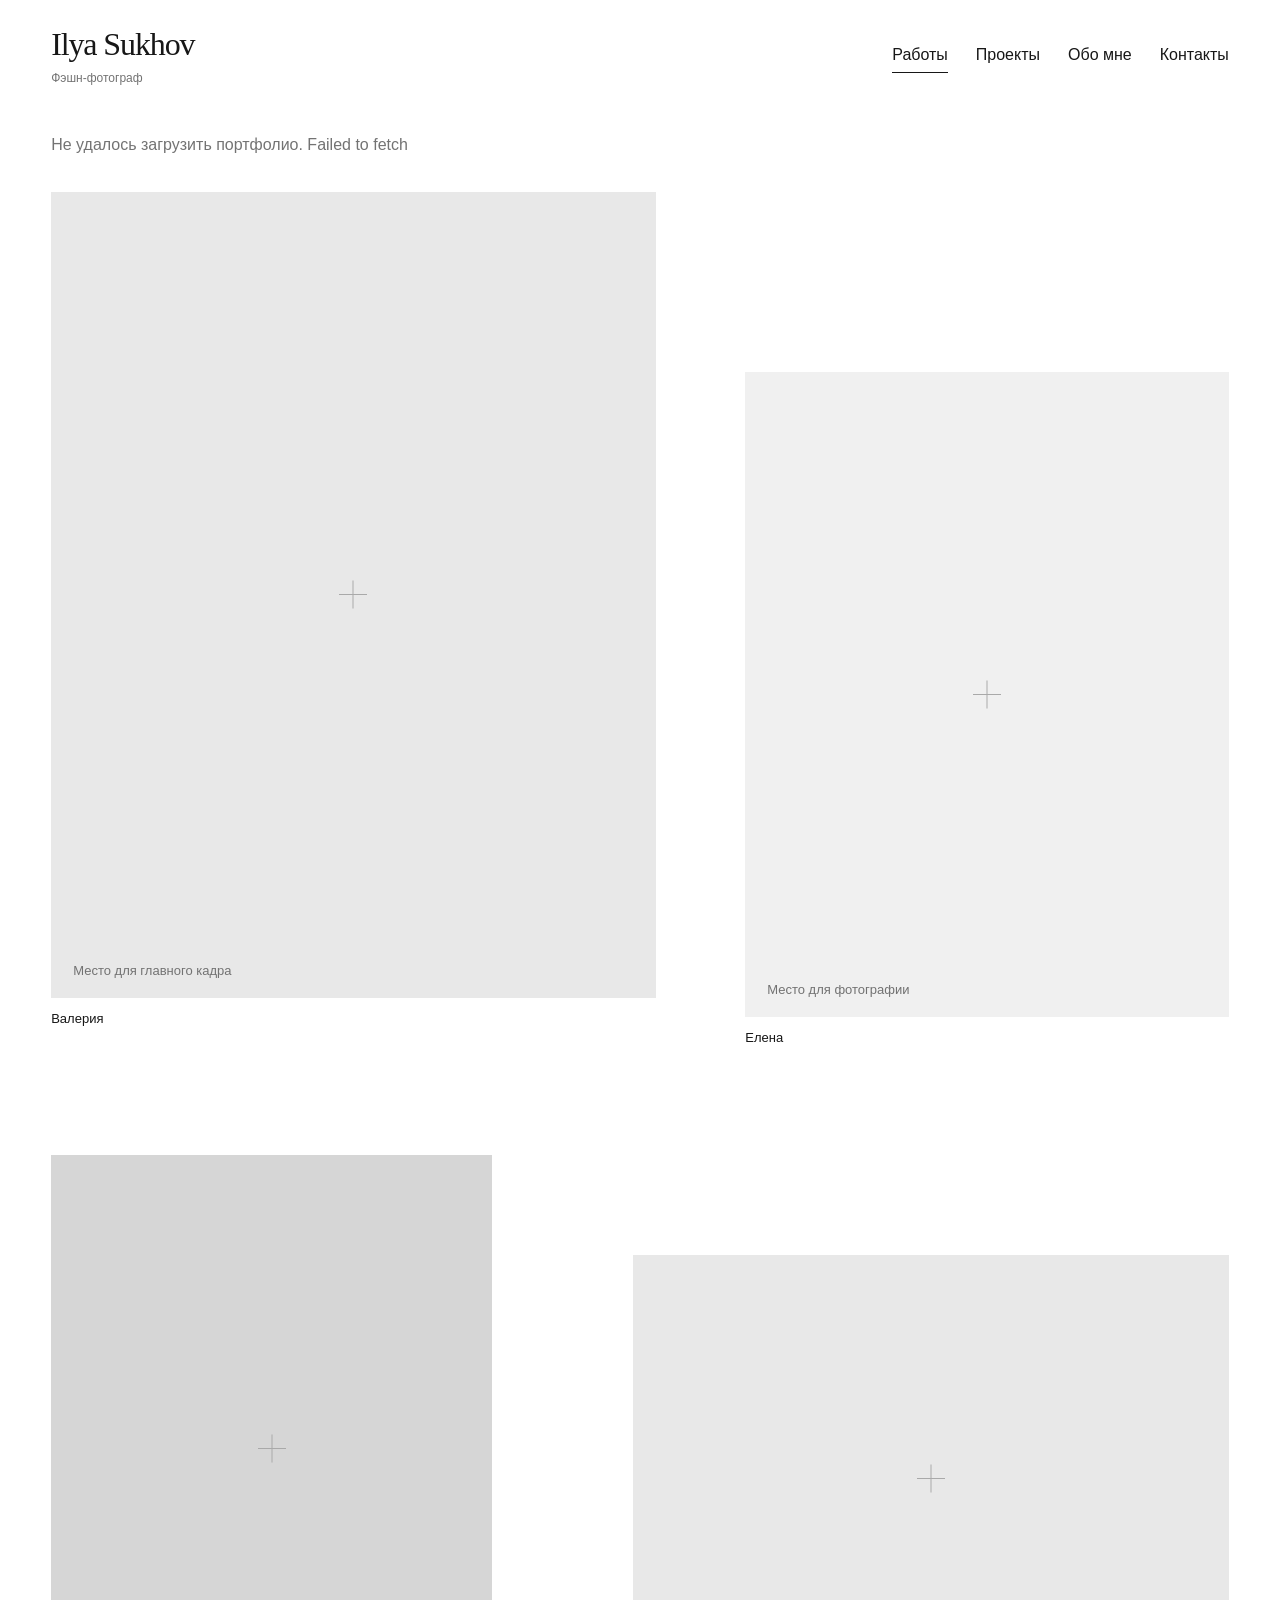
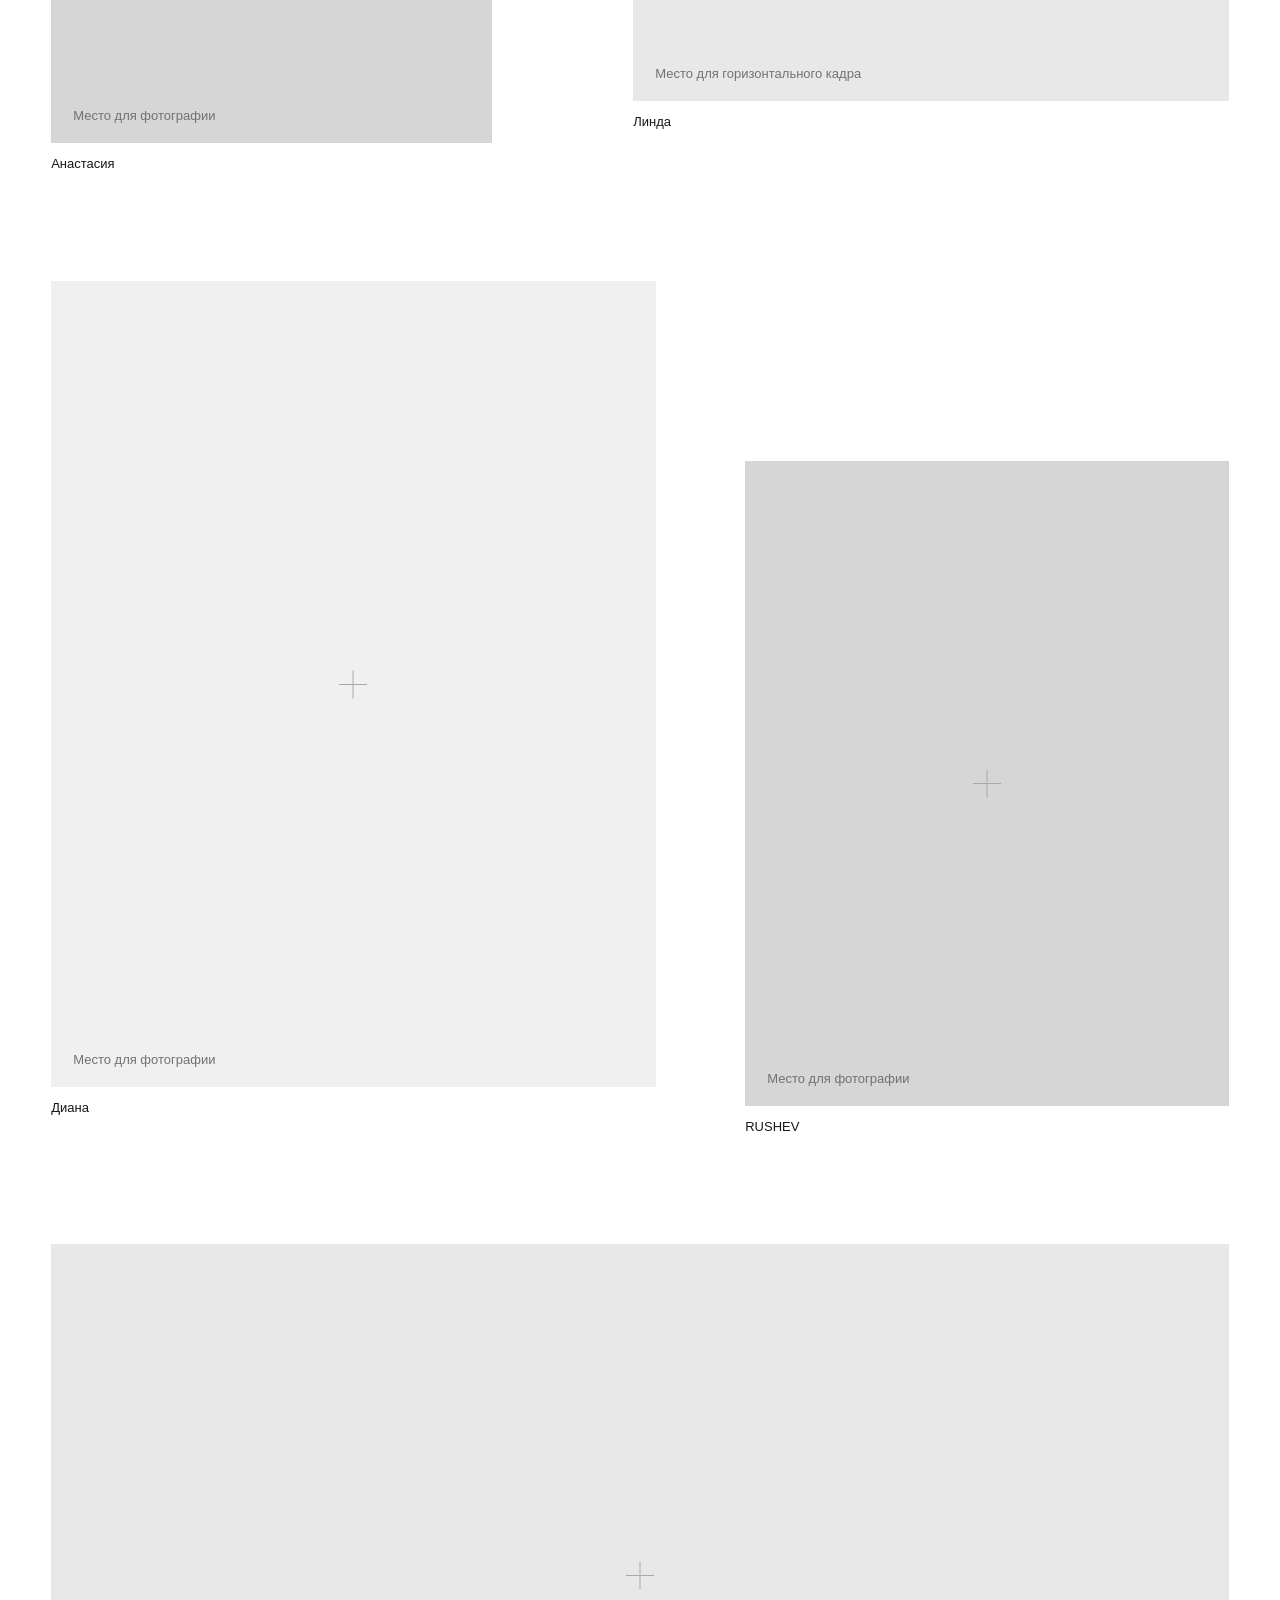
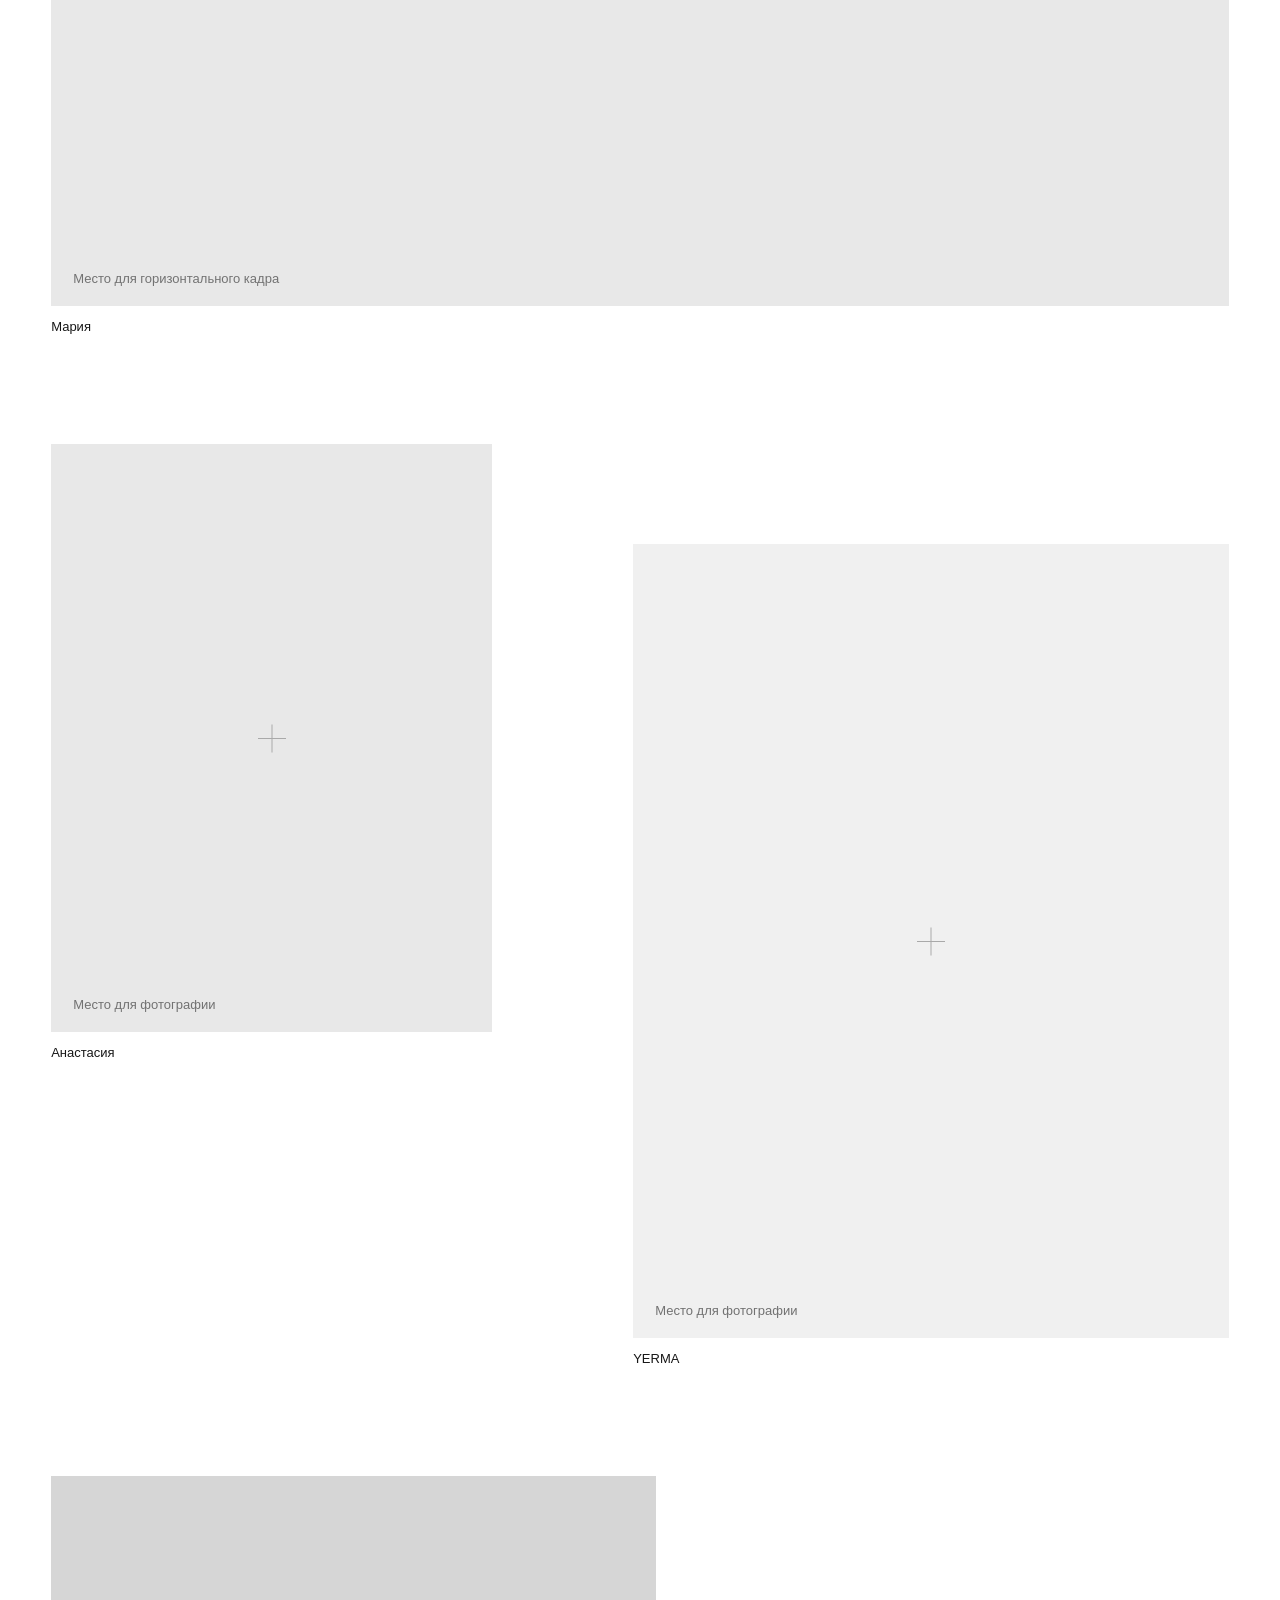
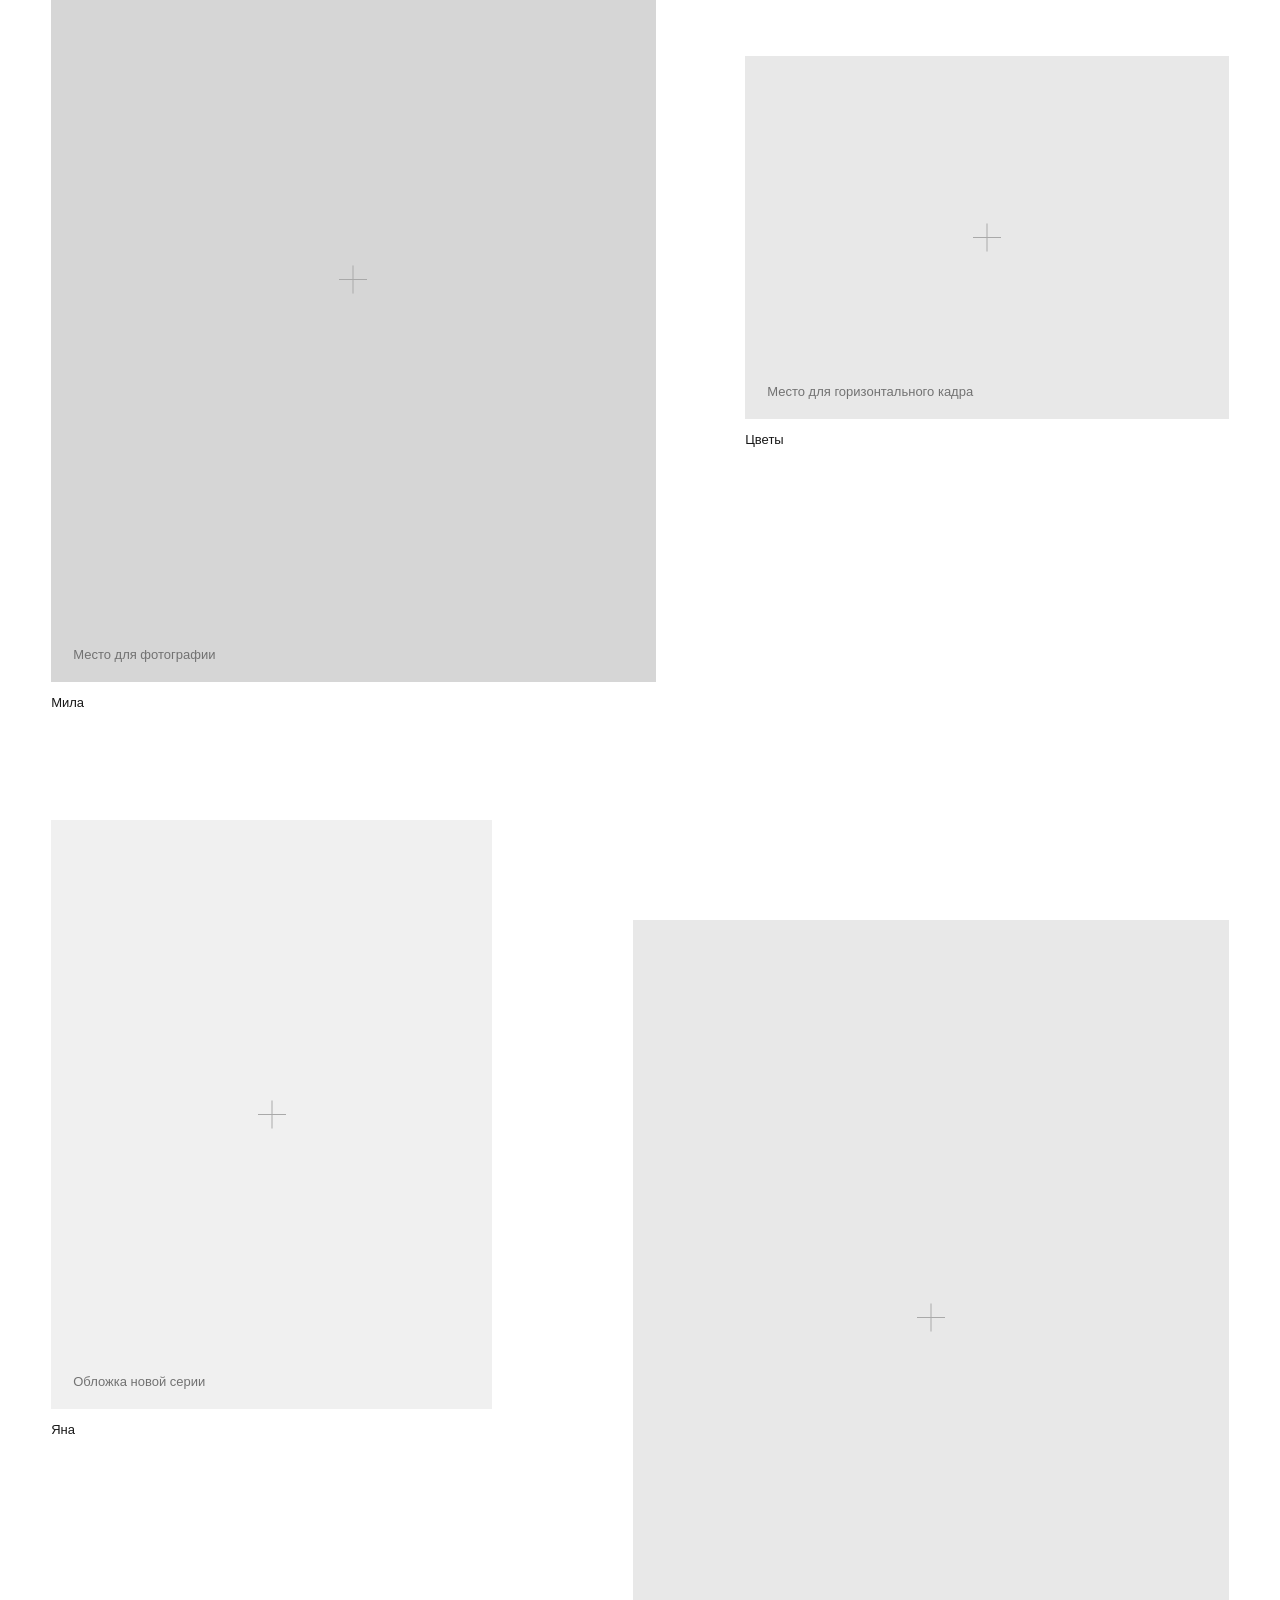
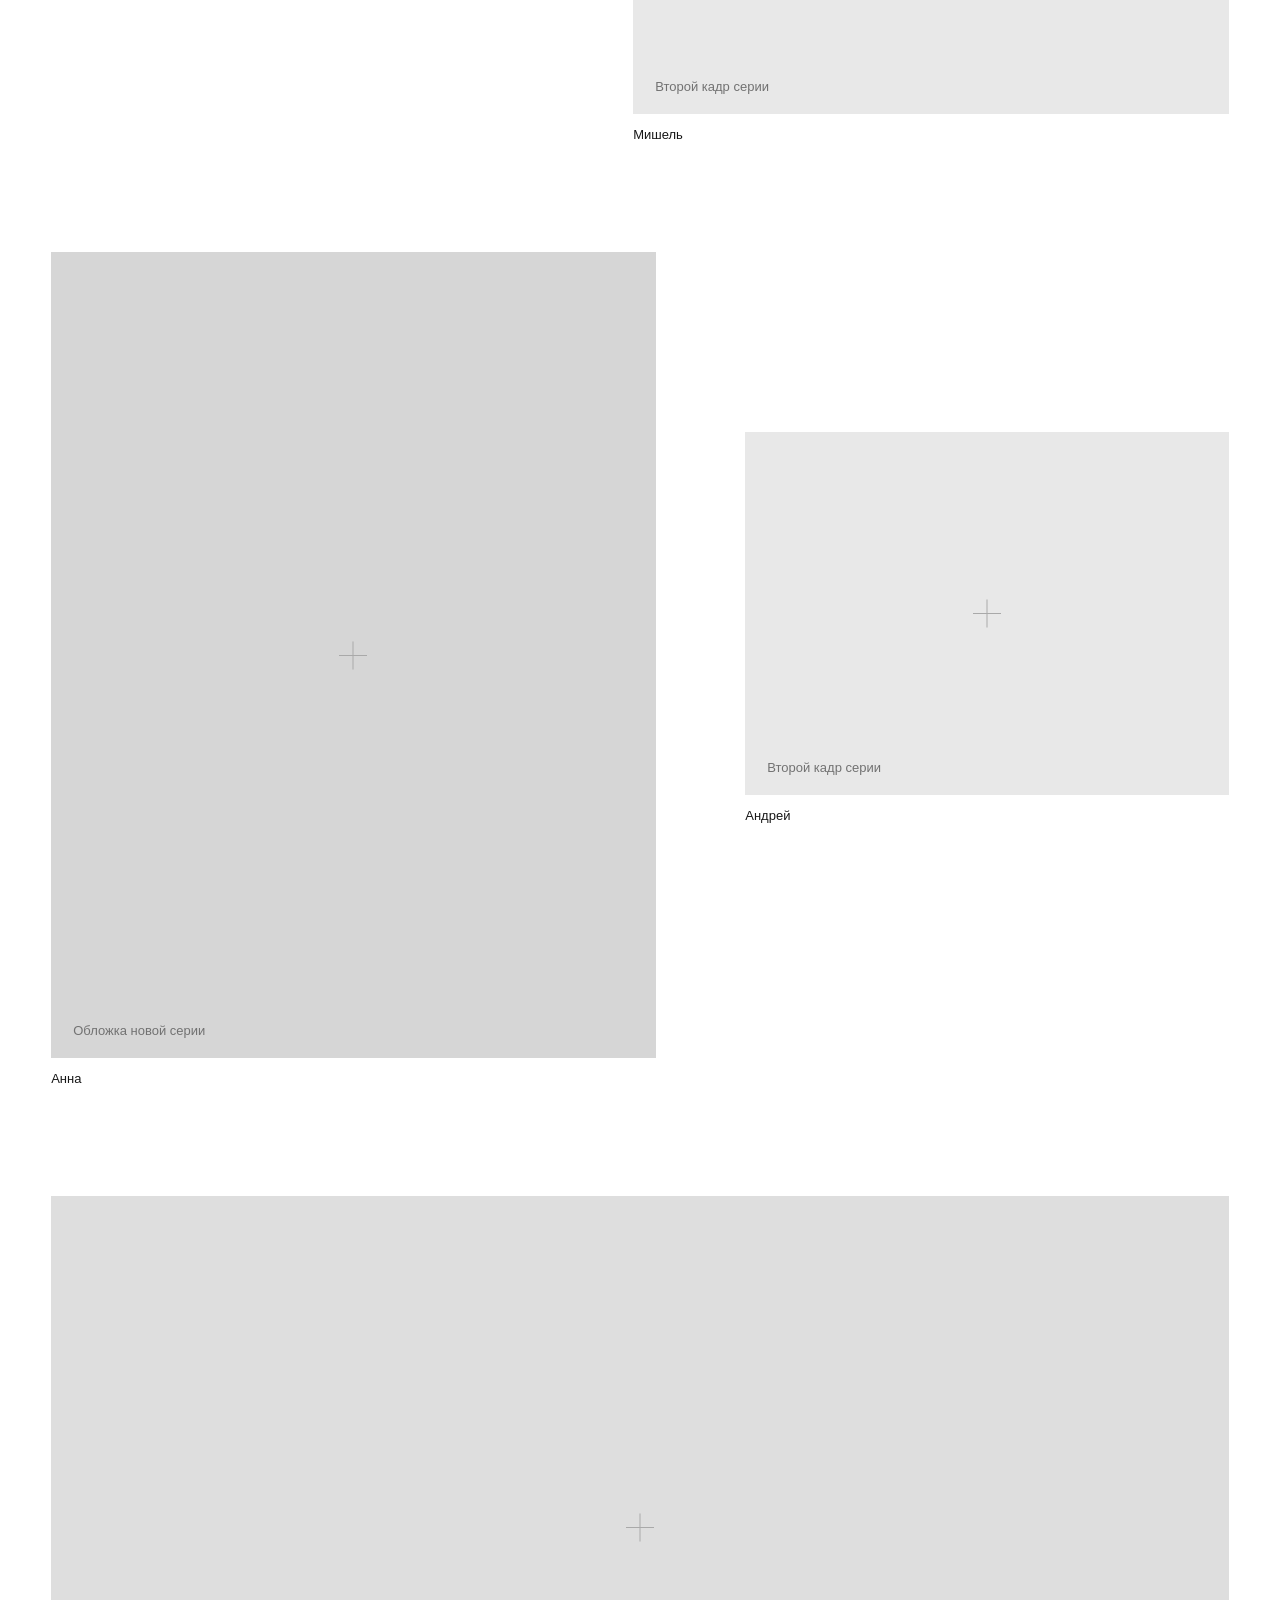
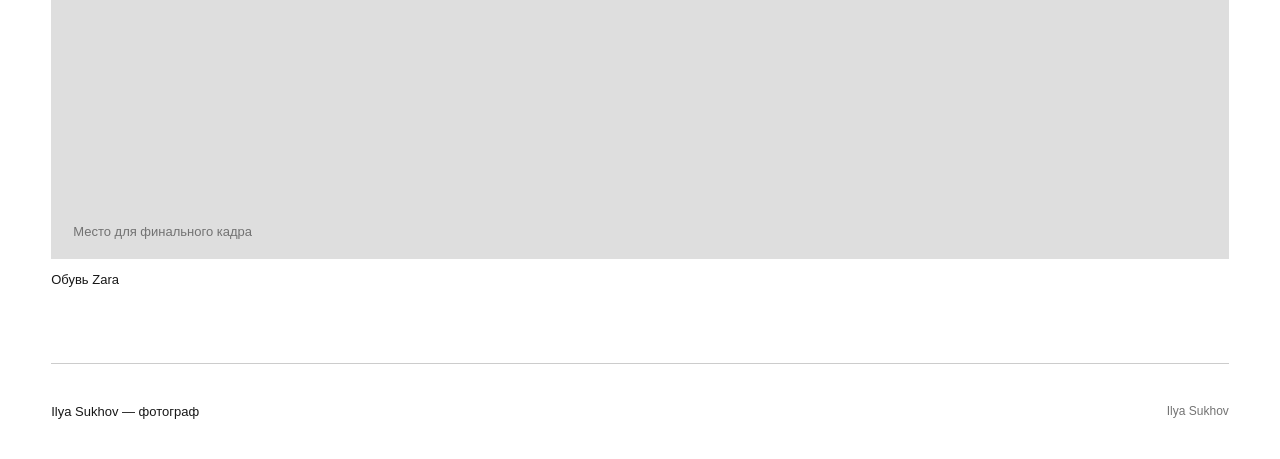
<file: index.html>
<!doctype html>
<html lang="ru">
<head>
<meta charset="utf-8"><meta name="viewport" content="width=device-width,initial-scale=1">
<title>Ilya Sukhov — фотограф</title>
<style>
*{box-sizing:border-box}body{margin:0;background:#fff;color:#171717;font-family:Arial,sans-serif}a{color:inherit}button{font:inherit;color:inherit}header{padding:26px 4vw;display:flex;justify-content:space-between;align-items:center}header a{text-decoration:none}nav{display:flex;gap:28px}nav button{border:0;background:none;padding:8px 0;cursor:pointer;border-bottom:1px solid transparent}nav button[aria-selected=true]{border-color:#171717}.masthead{margin:36px 4vw 56px;display:flex;align-items:end;justify-content:space-between}.masthead h1{font-family:Georgia,serif;font-weight:400;font-size:clamp(100px,20vw,310px);line-height:.8;letter-spacing:-.075em;margin:0}.masthead h1.signature{font-size:clamp(66px,10vw,152px);line-height:.86;letter-spacing:-.065em}.signature span{display:block}.signature span+span{margin-top:12px;margin-left:9vw}.signature i{font-family:Arial,sans-serif;font-size:.46em;font-style:normal;font-weight:400;vertical-align:middle;margin-right:.2em}.masthead p{font-size:15px;line-height:1.6;margin:0;max-width:230px}.gallery{margin:0 4vw}.spread{display:grid;grid-template-columns:1.25fr 1fr;gap:7vw;align-items:start;margin-bottom:110px}.spread figure:nth-child(2){margin-top:180px}.spread.reverse{grid-template-columns:1fr 1.35fr;gap:11vw}.spread.reverse figure:nth-child(2){margin-top:100px}figure{margin:0}.placeholder{background:#e8e8e8;aspect-ratio:3/4;position:relative;display:flex;align-items:center;justify-content:center;color:#727272;font-size:13px}.placeholder.wide{aspect-ratio:4/3}.placeholder.dark{background:#d6d6d6}.placeholder.light{background:#f0f0f0}.placeholder:before,.placeholder:after{content:'';position:absolute;width:28px;height:1px;background:#a9a9a9}.placeholder:after{transform:rotate(90deg)}.placeholder span{position:absolute;bottom:20px;left:22px}.caption{display:flex;justify-content:space-between;gap:20px;font-size:13px;margin-top:13px}.caption small{font-size:12px;color:#737373}.section-title{font-family:Georgia,serif;font-size:clamp(44px,7vw,100px);font-weight:400;letter-spacing:-.04em;margin:40px 4vw 60px}.intro{display:grid;grid-template-columns:1fr 1fr;gap:7vw;margin:130px 4vw;align-items:start}.intro h2{font-family:Georgia,serif;font-size:64px;font-weight:400;letter-spacing:-.04em;margin:0}.intro p{max-width:490px;line-height:1.7;font-size:18px;margin:0}footer{margin:0 4vw;padding:40px 0;display:flex;justify-content:space-between;border-top:1px solid #ccc;font-size:13px}.note{color:#737373;font-size:12px}.contact{margin:70px 4vw 130px;max-width:650px;line-height:1.7}button:focus-visible,a:focus-visible{outline:2px solid #171717;outline-offset:6px}[hidden]{display:none!important}@media(max-width:650px){header{align-items:start;gap:25px}nav{gap:16px;flex-wrap:wrap;justify-content:end;font-size:13px}.masthead{margin-top:55px;display:block}.masthead p{margin-top:32px}.spread,.spread.reverse{grid-template-columns:1fr;gap:45px;margin-bottom:45px}.spread figure:nth-child(2),.spread.reverse figure:nth-child(2){margin-top:0}.intro{grid-template-columns:1fr;margin:80px 4vw;gap:25px}.intro h2{font-size:48px}footer{gap:25px}.caption{font-size:12px}}
.brand{display:flex;flex-direction:column;gap:8px}.brand span{font-family:Georgia,serif;font-size:32px;letter-spacing:-.035em}.brand small{font-size:12px;font-weight:400;color:#737373}#works>.gallery{margin-top:38px}.sr-only{position:absolute;width:1px;height:1px;padding:0;margin:-1px;overflow:hidden;clip-path:inset(50%);white-space:nowrap;border:0}@media(max-width:650px){.brand span{font-size:25px;white-space:nowrap}.brand small{font-size:11px}#works>.gallery{margin-top:24px}}
.closing-spread{margin:0 4vw 76px}.closing-image{aspect-ratio:16/9;background:#dedede}.closing-signature{font-family:Georgia,serif;font-size:22px;letter-spacing:-.035em;text-align:right;margin-top:20px}@media(max-width:650px){.closing-image{aspect-ratio:4/3}.closing-spread{margin-bottom:48px}.closing-signature{font-size:20px}}
.full-spread{margin-bottom:110px}.full-spread .placeholder{aspect-ratio:16/9}@media(max-width:650px){.full-spread{margin-bottom:45px}.full-spread .placeholder{aspect-ratio:4/3}}
.contact-intro{margin-bottom:40px}.contact-links{display:flex;flex-direction:column}.contact-links a{display:flex;justify-content:space-between;gap:24px;padding:22px 0;border-bottom:1px solid #ddd;text-decoration:none}.contact-links a span{font-size:13px;color:#737373}.contact-links a strong{font-size:clamp(16px,2.2vw,25px);font-weight:400;overflow-wrap:anywhere}.contact-links a:hover strong{text-decoration:underline;text-underline-offset:5px}@media(max-width:480px){.contact-links a{flex-direction:column;gap:7px}}
.contact-editorial{display:grid;grid-template-columns:minmax(0,1fr) minmax(0,1fr);gap:10vw;align-items:center;margin:45px 8vw 90px}.contact-portrait{max-width:520px;width:100%}.contact-portrait .placeholder{aspect-ratio:3/4}.contact-details{max-width:420px;padding-bottom:25px}.contact-details h2{font-family:Georgia,serif;font-size:clamp(30px,3.5vw,48px);font-weight:400;letter-spacing:-.04em;margin:0 0 10px}.contact-role{font-size:13px;color:#737373;margin:0 0 48px}.contact-details .contact-links{gap:24px}.contact-details .contact-links a{display:flex;flex-direction:column;align-items:flex-start;gap:7px;padding:0;border:0}.contact-details .contact-links a strong{font-size:clamp(17px,1.7vw,23px)}@media(max-width:650px){.contact-editorial{grid-template-columns:1fr;gap:38px;margin:25px 4vw 65px}.contact-portrait{max-width:400px}.contact-details{padding:0}.contact-role{margin-bottom:32px}}
.about-story{display:grid;grid-template-columns:1fr 1.5fr;gap:55px 8vw;margin:0 8vw 100px}.about-story h2{font-family:Georgia,serif;font-size:28px;font-weight:400;margin:4px 0}.about-story p{font-size:16px;line-height:1.8;max-width:600px;margin:0 0 20px}.about-contact{text-underline-offset:5px}@media(max-width:650px){.about-story{grid-template-columns:1fr;gap:16px;margin:0 4vw 65px}.about-story>div{margin-bottom:24px}}
#about .intro>.placeholder{aspect-ratio:1/1}
.cloud-cover{display:block;border:0;padding:0;background:#e8e8e8;width:100%;cursor:zoom-in;aspect-ratio:3/4;overflow:hidden}.cloud-cover img{display:block;width:100%;height:100%;object-fit:cover}.cloud-cover:focus-visible{outline:2px solid black;outline-offset:5px}
.cloud-wide{margin-bottom:110px}.cloud-wide .cloud-cover{aspect-ratio:16/9}@media(max-width:650px){.cloud-wide{margin-bottom:45px}.cloud-wide .cloud-cover{aspect-ratio:4/3}}
/* Keep each uploaded cover in its original proportions. */
.cloud-cover,.cloud-wide .cloud-cover{aspect-ratio:auto;min-height:0;background:transparent;overflow:visible}
.cloud-cover img{width:100%;height:auto;object-fit:contain}
@media(max-width:650px){.cloud-wide .cloud-cover{aspect-ratio:auto}}
.cloud-cover{position:relative}.cloud-cover img.hover-photo{position:absolute;inset:0;width:100%;height:100%;object-fit:cover;opacity:0;pointer-events:none;transition:opacity .4s ease}.cloud-cover.show-hover-photo img.hover-photo{opacity:1}.cloud-cover.image-pending img.hover-photo{opacity:0}@media(prefers-reduced-motion:reduce){.cloud-cover img.hover-photo{transition:none}}
.cloud-wide{max-width:1050px;width:76%;margin-left:auto;margin-right:auto}.cloud-wide .cloud-cover img{height:auto;object-fit:contain}.cloud-cover.landscape-photo{max-width:1050px;margin-inline:auto}.story-frame.landscape-photo{max-width:1050px;justify-self:center}.photo-viewer img{max-width:1800px;display:block;margin-inline:auto}@media(max-width:650px){.cloud-wide{width:100%}}
</style>
<link rel="stylesheet" href="ordered-images.css?v=10"></head>
<body>
<header><a href="#" aria-label="Ilya Sukhov — главная" id="home" class="brand"><span>Ilya Sukhov</span><small>Фэшн-фотограф</small></a><nav aria-label="Основная навигация"><button aria-selected="true" data-view="works">Работы</button><button aria-selected="false" data-view="projects">Проекты</button><button aria-selected="false" data-view="about">Обо мне</button><button aria-selected="false" data-view="contact">Контакты</button></nav></header>
<main>
<section id="works" class="view"><h1 class="sr-only">Ilya Sukhov — фэшн-фотограф</h1><div class="gallery">
<div class="spread"><figure><div class="placeholder" data-photo-key="0"><span>Место для главного кадра</span></div><figcaption class="caption"><span>Валерия</span></figcaption></figure><figure><div class="placeholder light" data-photo-key="1"><span>Место для фотографии</span></div><figcaption class="caption"><span>Елена</span></figcaption></figure></div>
<div class="spread reverse"><figure><div class="placeholder dark" data-photo-key="2"><span>Место для фотографии</span></div><figcaption class="caption"><span>Анастасия</span></figcaption></figure><figure><div class="placeholder wide" data-photo-key="3"><span>Место для горизонтального кадра</span></div><figcaption class="caption"><span>Линда</span></figcaption></figure></div></div><div class="gallery expanded-gallery">
<div class="spread"><figure><div class="placeholder light" data-photo-key="extra-1"><span>Место для фотографии</span></div><figcaption class="caption"><span>Диана</span></figcaption></figure><figure><div class="placeholder dark" data-photo-key="extra-2"><span>Место для фотографии</span></div><figcaption class="caption"><span>RUSHEV</span></figcaption></figure></div>
<figure class="full-spread"><div class="placeholder wide" data-photo-key="extra-3"><span>Место для горизонтального кадра</span></div><figcaption class="caption"><span>Мария</span></figcaption></figure>
<div class="spread reverse"><figure><div class="placeholder" data-photo-key="extra-4"><span>Место для фотографии</span></div><figcaption class="caption"><span>Анастасия</span></figcaption></figure><figure><div class="placeholder light" data-photo-key="extra-5"><span>Место для фотографии</span></div><figcaption class="caption"><span>YERMA</span></figcaption></figure></div>
<div class="spread"><figure><div class="placeholder dark" data-photo-key="extra-6"><span>Место для фотографии</span></div><figcaption class="caption"><span>Мила</span></figcaption></figure><figure><div class="placeholder wide" data-photo-key="extra-7"><span>Место для горизонтального кадра</span></div><figcaption class="caption"><span>Цветы</span></figcaption></figure></div>
</div><div class="gallery additional-series">
<section class="spread reverse" aria-label="Дополнительная серия 1"><figure><div class="placeholder light" data-photo-key="series-extra-1-cover"><span>Обложка новой серии</span></div><figcaption class="caption"><span>Яна</span></figcaption></figure><figure><div class="placeholder" data-photo-key="series-extra-1-detail"><span>Второй кадр серии</span></div><figcaption class="caption"><span>Мишель</span></figcaption></figure></section>
<section class="spread" aria-label="Дополнительная серия 2"><figure><div class="placeholder dark" data-photo-key="series-extra-2-cover"><span>Обложка новой серии</span></div><figcaption class="caption"><span>Анна</span></figcaption></figure><figure><div class="placeholder wide" data-photo-key="series-extra-2-detail"><span>Второй кадр серии</span></div><figcaption class="caption"><span>Андрей</span></figcaption></figure></section>
</div><figure class="closing-spread"><div class="placeholder closing-image" data-photo-key="4"><span>Место для финального кадра</span></div><figcaption class="caption"><span>Обувь Zara</span></figcaption></figure></section>
<section id="projects" class="view" hidden><h1 class="section-title">Проекты</h1><div class="gallery"><div class="spread"><figure><div class="placeholder wide" data-photo-key="5"><span>Место для коммерческой съёмки</span></div><figcaption class="caption"><span>Съёмки для бизнеса</span><small>Будущий кейс</small></figcaption></figure><figure><div class="placeholder light" data-photo-key="6"><span>Место для предметной фотографии</span></div><figcaption class="caption"><span>Предметная съёмка</span><small>Будущий кейс</small></figcaption></figure></div></div></section>
<section id="about" class="view" hidden><h1 class="sr-only">Обо мне</h1><div class="intro"><div class="placeholder" data-photo-key="7"><span>Место для портрета</span></div><div><h2>Ilya Sukhov</h2><p class="note" style="margin:18px 0 30px">Фотограф · Москва</p><p>В фотографии мне интересно, как идея становится образом: через человека, одежду, свет и взгляд каждого участника команды.</p></div></div><div class="about-story">
<h2>Начало</h2><div><p>После переезда в Москву я устроился администратором фотостудии. Меня увлекла атмосфера съёмок: то, как команда собирает образ и превращает замысел в кадр. Захотелось попробовать самому.</p><p>Сначала я снимал на телефон, затем купил первую камеру Fujifilm. Основным направлением стала фэшн-фотография — за свободу воображения и возможность создавать вместе с другими людьми.</p></div>
<h2>Взгляд</h2><div><p>Мне близка светлая картинка с большим количеством воздуха, где внимание остаётся на модели. Люблю контраст, сдержанную палитру и плёночный цвет. Стремлюсь к ясному образу, в котором детали поддерживают друг друга.</p><p>Особенно люблю момент, когда модель появляется в собранном образе. Референсы и обсуждения становятся чем-то реальным — и можно искать свет, движение и настроение, которые раскроют эту историю.</p></div>
<h2>Процесс</h2><div><p>Начинаю с референсов, поиска модели и локации. Концепцию, подбор команды, свет, обработку и ретушь я брал на себя. Работа со всем процессом научила видеть, как каждое решение влияет на результат.</p><p>Со светом люблю импровизировать на площадке, оставляя место для находок во время съёмки.</p></div>
<h2>Мишель</h2><div><p>Особое место в моих работах занимают съёмки с подругой и музой Мишель. С ней легко работать, а фотографии получаются особенно близкими мне.</p><p>Часто мы снимали вдвоём: сами собирали образы из своих вещей и готовились к съёмке. В этих историях для меня много доверия и свободы пробовать.</p></div>
<h2>Сотрудничество</h2><div><p>Я занимался фотографией около двух лет. В последний год у меня был перерыв в творческих съёмках, при этом я продолжал выполнять коммерческие проекты для бизнеса за пределами фэшн.</p><p>Мне интересны фэшн-съёмки, тесты моделей, кампании брендов и предметная фотография. Рассматриваю проектное сотрудничество, работу в команде и штатные предложения. Живу в Москве, готов обсуждать выезды для интересных проектов.</p><a href="#contact" class="about-contact">Контакты</a></div></div></section>

<section id="contact" class="view" hidden><h1 class="sr-only">Контакты Ilya Sukhov</h1><div class="contact-editorial"><figure class="contact-portrait"><div class="placeholder light" data-photo-key="contact-portrait"><span>Место для портрета или авторского кадра</span></div></figure><div class="contact-details"><h2>Ilya Sukhov</h2><p class="contact-role">Фэшн-фотограф</p><div class="contact-links"><a href="mailto:suxowilya5@gmail.com"><span>Почта</span><strong>suxowilya5@gmail.com</strong></a><a href="https://www.instagram.com/ilyashv_/" target="_blank" rel="noopener noreferrer"><span>Instagram</span><strong>@ilyashv_</strong></a><a href="https://t.me/wintheos" target="_blank" rel="noopener noreferrer"><span>Telegram</span><strong>@wintheos</strong></a></div></div></div></section>
</main><footer><span>Ilya Sukhov — фотограф</span><span class="note">Ilya Sukhov</span></footer>
<script>
function show(view){document.querySelectorAll('.view').forEach(s=>s.hidden=s.id!==view);document.querySelectorAll('[data-view]').forEach(b=>b.setAttribute('aria-selected',String(b.dataset.view===view)));window.scrollTo(0,0)}document.querySelectorAll('[data-view]').forEach(b=>b.addEventListener('click',()=>show(b.dataset.view)));document.querySelector('.about-contact').addEventListener('click',e=>{e.preventDefault();show('contact')});document.querySelector('#home').addEventListener('click',e=>{e.preventDefault();show('works')});
</script>
<style>
.editor-bar{margin:10px 4vw 20px;display:flex;align-items:center;gap:16px;flex-wrap:wrap;font-size:13px}.editor-bar button,.slot-tools button{background:white;border:1px solid #aaa;padding:8px 12px;cursor:pointer}.editor-status{color:#737373}.placeholder img{width:100%;height:100%;object-fit:cover;position:absolute;inset:0}.placeholder.has-photo:before,.placeholder.has-photo:after,.placeholder.has-photo>span{display:none}.editing .placeholder{cursor:pointer;outline:1px dashed #888;outline-offset:-1px}.editing .placeholder:focus-visible{outline:3px solid black}.slot-tools{display:none;position:absolute;top:10px;right:10px;z-index:2;gap:5px}.editing .slot-tools{display:flex}.slot-tools button{font-size:12px;padding:7px 9px}.placeholder.drag-over{outline:3px solid black;outline-offset:-3px}.editor-help{max-width:600px;line-height:1.5}.placeholder img{pointer-events:none}
</style>


<style>
.series-dialog{border:0;padding:0;width:100vw;max-width:none;height:100dvh;max-height:none;background:#fff;color:#171717}.series-dialog::backdrop{background:#fff}.series-top{display:flex;justify-content:space-between;align-items:center;gap:15px;padding:20px 4vw}.series-dialog button{background:#fff;border:1px solid #bbb;padding:10px 16px;cursor:pointer}.series-stage{height:calc(100dvh - 155px);display:flex;align-items:center;justify-content:center;padding:12px 7vw}.series-stage img{width:100%;height:100%;object-fit:contain}.series-bottom{display:flex;justify-content:center;align-items:center;gap:24px;padding:15px}.series-empty{color:#737373;text-align:center;line-height:1.7}.series-admin{display:flex;gap:8px}.series-admin[hidden]{display:none}.series-open{cursor:zoom-in}.series-open:focus-visible{outline:2px solid black;outline-offset:5px}@media(max-width:650px){.series-top{flex-wrap:wrap}.series-stage{height:calc(100dvh - 220px)}.series-dialog button{padding:9px 12px}}
</style>
<dialog class="series-dialog" aria-label="Галерея серии"><div class="series-top"><span class="series-name">Серия</span><div class="series-admin" hidden><button type="button" class="series-upload">Добавить фото</button><button type="button" class="series-remove">Убрать кадр</button></div><button type="button" class="series-close">Закрыть</button></div><div class="series-stage"></div><div class="series-bottom"><button class="series-prev" aria-label="Предыдущая фотография">Назад</button><span class="series-count" aria-live="polite"></span><button class="series-next" aria-label="Следующая фотография">Вперёд</button></div></dialog>


<style>
.series-dialog{overflow-y:auto}.series-top{position:sticky;top:0;z-index:5;background:rgba(255,255,255,.96);padding:22px 4vw}.series-name{font-family:Georgia,serif;font-size:24px}.series-dialog .series-close{border:0;text-decoration:underline;text-underline-offset:5px}.series-stage{height:auto;display:grid;grid-template-columns:1fr 1fr;gap:80px 5vw;align-items:start;padding:35px 10vw 100px}.story-frame{margin:0;min-width:0}.story-frame:nth-child(3n+1){grid-column:1/-1;width:82%;justify-self:center}.series-stage img{display:block;width:100%;height:auto;object-fit:contain;cursor:zoom-in}.story-frame>button{margin-top:12px}.story-placeholder{aspect-ratio:3/4;background:#e8e8e8;display:grid;place-items:center;color:#737373;font-size:13px}.story-frame:nth-child(3n+1) .story-placeholder{aspect-ratio:4/3}.series-bottom{padding:0 0 40px;color:#737373;font-size:12px}.series-prev,.series-next{display:none}.photo-viewer{border:0;max-width:none;max-height:none;width:100vw;height:100dvh;padding:60px 4vw 20px;background:white}.photo-viewer img{width:100%;height:100%;object-fit:contain}.photo-viewer button{position:absolute;right:4vw;top:20px;background:white;border:0;font:inherit;cursor:pointer}@media(max-width:650px){.series-stage{height:auto;padding:20px 4vw 60px;gap:35px 4vw}.story-frame:nth-child(3n+1){width:100%}.series-top{padding:18px 4vw}.series-name{font-size:21px}}
</style><style>
/* Hover is an overlay and must never participate in layout. */
.cloud-cover,.cloud-wide .cloud-cover{overflow:hidden;isolation:isolate}
.cloud-cover>img.hover-photo,.cloud-wide .cloud-cover>img.hover-photo{position:absolute;inset:0;display:block;width:100%;height:100%;max-width:100%;max-height:100%;object-fit:contain;background:#fff;pointer-events:none;z-index:1}
</style><script src="ordered-images.js?v=10"></script><script src="supabase-client.js?v=20261112-hoverready12"></script><script src="public-gallery.js?v=20261112-hoverready12"></script></body></html>
</file>
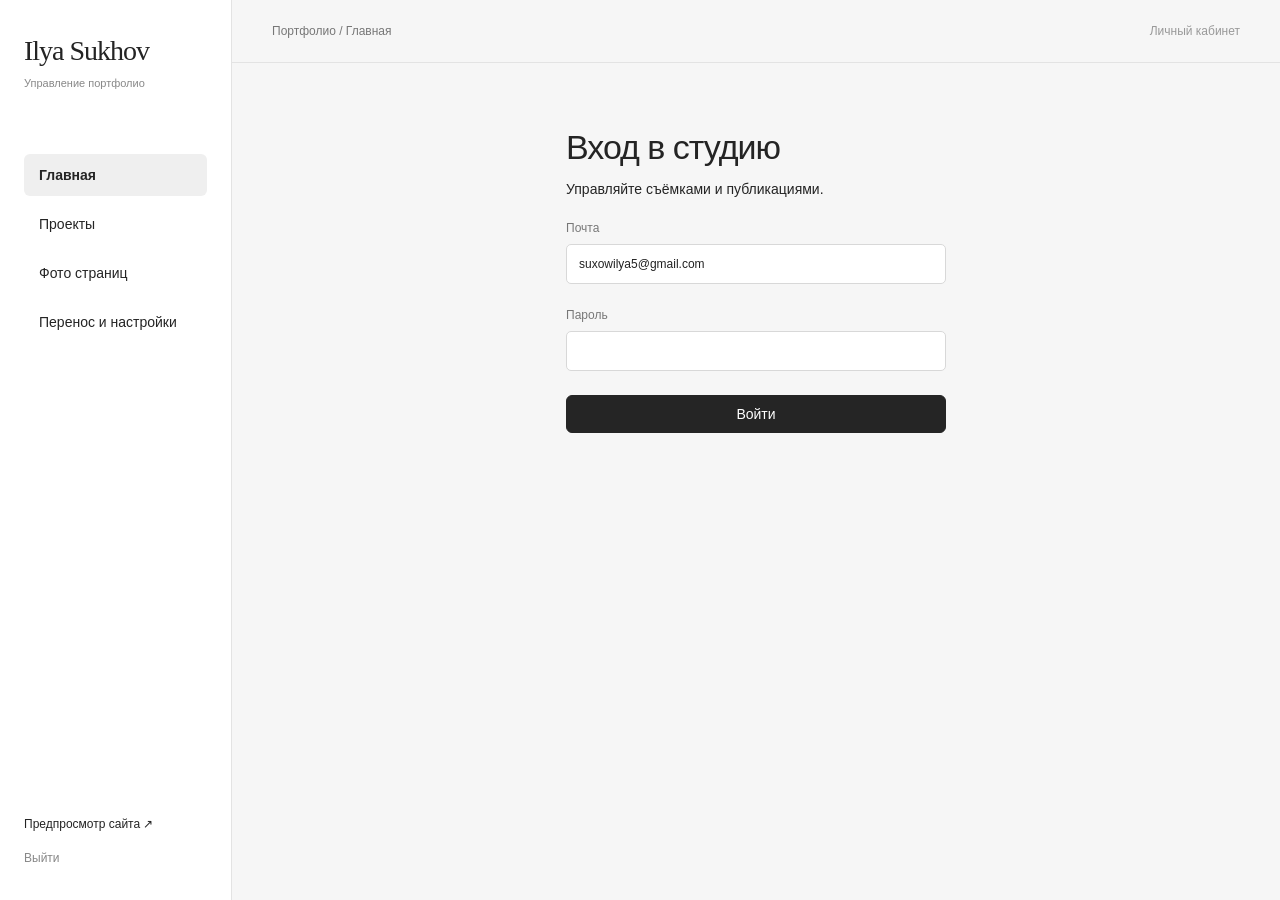
<file: admin.html>
<!doctype html><html lang="ru"><meta charset="utf-8"><meta name="viewport" content="width=device-width,initial-scale=1"><link rel="stylesheet" href="ordered-images.css?v=10"><title>Студия — Ilya Sukhov</title><link rel="stylesheet" href="admin.css"><aside><a class="brand" href="index.html">Ilya Sukhov<span>Управление портфолио</span></a><nav><button data-section="works" class="active">Главная</button><button data-section="projects">Проекты</button><button data-section="pages">Фото страниц</button><button data-section="settings">Перенос и настройки</button></nav><div class="aside-bottom"><a href="index.html?preview=1">Предпросмотр сайта ↗</a><button id="logout">Выйти</button></div></aside><div class="workspace"><header><span id="breadcrumb">Портфолио / Главная</span><span class="owner">Личный кабинет</span></header><p id="status" role="status"></p><form id="login"><h1>Вход в студию</h1><p>Управляйте съёмками и публикациями.</p><label>Почта<input id="email" type="email" value="suxowilya5@gmail.com" autocomplete="username" required></label><label>Пароль<input id="password" type="password" autocomplete="current-password" required></label><button class="primary">Войти</button></form><main hidden><section id="collection"><div class="title-row"><div><p class="eyebrow">Ваше портфолио</p><h1 id="title">Главная</h1><p class="muted">Выберите съёмку, чтобы изменить фотографии и обложку.</p></div><button id="new" class="primary">+ Добавить съёмку</button></div><div id="shoots" class="shoot-grid"></div></section><section id="editor" hidden></section><section id="pages" hidden><h1>Фото страниц</h1><p class="muted">Замените портрет и авторский кадр на странице контактов.</p><div id="page-controls" class="page-grid"></div></section><section id="settings" hidden><h1>Перенос и настройки</h1><div class="settings-panel"><h2>Перенести съёмки</h2><p>Выберите резервную копию из макета. Новые съёмки появятся в черновиках.</p><label class="file-label">Выбрать JSON<input id="backup" type="file" accept=".json,application/json"></label></div><div class="settings-panel"><h2>Перенести фото страниц</h2><p>Восстановите фото «Обо мне» и «Контактов» из той же копии.</p><input id="page-backup" type="file" accept=".json,application/json"></div></section></main></div><script src="ordered-images.js?v=10"></script><script src="supabase-client.js?v=20261112-hoverready12"></script><script src="admin-images.js?v=20261112-hoverready12"></script><script src="admin.js?v=20261112-hoverready12"></script></html>
</file>
<file: ordered-images.css>
.image-pending{position:relative;background:#ededed;overflow:hidden}.image-pending:has(>.ordered-photo){min-height:120px}.cloud-cover.image-pending{aspect-ratio:var(--placeholder-ratio,3/4)}.cloud-wide .cloud-cover.image-pending{aspect-ratio:16/9}.story-frame.image-pending{aspect-ratio:var(--placeholder-ratio,3/4);width:100%}.story-frame.image-pending:nth-child(3n+1){aspect-ratio:4/3}.ordered-photo{opacity:0}.ordered-photo.image-ready{opacity:1;transition:opacity .2s ease}.image-wave{position:absolute;inset:0;display:block;background:#ededed;pointer-events:none;z-index:1}.image-wave:after{content:'';position:absolute;inset:0;transform:translateX(-100%);background:linear-gradient(100deg,transparent 25%,#ffffff65 50%,transparent 75%);animation:photo-wave 2.6s ease-in-out infinite}.image-wave.image-load-error{display:grid;place-items:center;font:12px Arial;color:#777;cursor:pointer;pointer-events:auto;padding:15px;text-align:center}.image-load-error:after{display:none}.photo.image-pending{aspect-ratio:auto}.photo .image-wave{bottom:65px}.cover-button .badge{z-index:3}.cover-preview.image-pending{min-height:180px}@keyframes photo-wave{to{transform:translateX(100%)}}@media(prefers-reduced-motion:reduce){.image-wave:after{animation:none}.ordered-photo.image-ready{transition:none}}
</file>
<file: admin.css>
*{box-sizing:border-box}body{margin:0;background:#f6f6f6;color:#242424;font:14px Arial,sans-serif}button,input,select{font:inherit}button,a,input,select{outline-offset:4px}button{cursor:pointer;background:white;border:1px solid #d8d8d8;border-radius:6px;padding:10px 15px;color:inherit}button:hover{background:#ededed}button:disabled{opacity:.45;cursor:default}a{color:inherit}aside{position:fixed;inset:0 auto 0 0;width:232px;background:white;border-right:1px solid #e3e3e3;padding:35px 24px;display:flex;flex-direction:column}.brand{font:28px Georgia;letter-spacing:-1px;text-decoration:none}.brand span{display:block;font:11px Arial;letter-spacing:0;color:#888;margin-top:10px}nav{display:grid;gap:7px;margin-top:65px}nav button{text-align:left;border:0;background:none;padding:13px 15px}nav button.active{background:#efefef;font-weight:600}.aside-bottom{margin-top:auto;display:grid;gap:20px;font-size:12px}.aside-bottom a{text-decoration:none}.aside-bottom button{text-align:left;border:0;padding:0;color:#888}.workspace{margin-left:232px}header{padding:24px 40px;border-bottom:1px solid #e3e3e3;display:flex;justify-content:space-between;font-size:12px;color:#777}.owner{color:#999}main{padding:25px 40px 70px}#status{margin:20px 40px;color:#666;min-height:16px;font-size:12px}h1{font-size:34px;font-weight:500;letter-spacing:-1px;margin:0 0 13px}h2{font-size:19px;font-weight:500}.eyebrow{font-size:12px;color:#888;margin:0 0 10px}.muted{color:#888;line-height:1.6}.title-row{display:flex;justify-content:space-between;align-items:center;gap:25px;margin-bottom:35px}.primary{background:#252525;color:white;border-color:#252525}.primary:hover{background:#444}.shoot-grid{display:grid;grid-template-columns:repeat(3,minmax(0,1fr));gap:28px 24px}.shoot-card{min-width:0}.cover-button{display:block;width:100%;border:0;border-radius:8px;padding:0;overflow:hidden;background:#e5e5e5;aspect-ratio:4/5;position:relative}.cover-button img{width:100%;height:100%;object-fit:cover;display:block}.badge{position:absolute;top:12px;left:12px;background:rgba(255,255,255,.94);border-radius:20px;font-size:10px;padding:7px 10px}.badge.published{background:#eef5ec;color:#42603a}.card-caption{display:flex;justify-content:space-between;align-items:center;padding:14px 0 0}.card-caption strong{font-size:15px;font-weight:500}.card-caption small{display:block;font-size:11px;color:#999;margin-top:5px}.card-actions{display:flex;gap:4px}.card-actions button{padding:5px 8px;border-color:transparent;background:none}.shoot-card.drag-over{outline:2px solid #777;outline-offset:8px}.empty{padding:70px 0;color:#888}.editor-top{display:flex;justify-content:space-between;gap:20px;align-items:center;margin-bottom:30px}.editor-top button{margin-right:8px}.editor-fields{display:flex;align-items:end;gap:20px;flex-wrap:wrap;margin:25px 0 35px}label{font-size:12px;color:#777;display:grid;gap:9px}input:not([type=file]),select{display:block;background:white;border:1px solid #d8d8d8;padding:12px;border-radius:5px;color:#222}.editor-fields input{min-width:250px}.drop-zone{display:block;text-align:center;padding:32px;border:1px dashed #bbb;border-radius:8px;background:white;margin:20px 0 32px;color:#555;cursor:pointer}.drop-zone small{display:block;margin:10px 0;color:#999}.drop-zone input{max-width:100%}.photos{display:grid;grid-template-columns:repeat(3,minmax(0,1fr));gap:24px}.photo{background:white;border-radius:8px;padding:12px}.photo img{width:100%;height:240px;object-fit:contain;background:#f4f4f4;display:block;margin-bottom:12px}.photo-actions{display:flex;gap:6px;flex-wrap:wrap}.photo-actions button{font-size:11px;padding:8px}.danger{color:#a04c4c}.settings-panel{background:white;border:1px solid #e3e3e3;padding:25px;border-radius:8px;margin:25px 0;max-width:700px;line-height:1.7}.page-grid{display:grid;grid-template-columns:1fr 1fr;gap:25px;margin-top:30px}.page-card{padding:25px;background:white;border-radius:8px;min-width:0}.page-card img{width:100%;height:280px;object-fit:contain;background:#f2f2f2;margin-bottom:20px}#login{margin:65px auto;max-width:380px}#login label{margin:24px 0}#login .primary{width:100%}[hidden]{display:none!important}@media(min-width:1500px){.shoot-grid{grid-template-columns:repeat(4,minmax(0,1fr))}}@media(max-width:900px){aside{width:190px;padding:25px 15px}.workspace{margin-left:190px}main{padding:20px}header{padding:20px}#status{margin:15px 20px}.shoot-grid,.photos{grid-template-columns:repeat(2,minmax(0,1fr))}.page-grid{grid-template-columns:1fr}.title-row{align-items:start;flex-direction:column}}@media(max-width:600px){aside{position:static;width:auto;padding:20px}.brand{font-size:25px}nav{display:flex;margin-top:20px;flex-wrap:wrap;gap:3px}nav button{padding:10px}.aside-bottom{margin-top:18px;display:flex;justify-content:space-between}.workspace{margin:0}.owner{display:none}.shoot-grid{gap:20px 12px}.photos{grid-template-columns:1fr}.editor-top{align-items:start;flex-direction:column}.editor-fields{display:grid}.editor-fields input{min-width:0}.card-actions{display:none}}
.photo{position:relative;transition:box-shadow .18s,opacity .18s;cursor:grab}.photo:active{cursor:grabbing}.photo-handle{display:flex;justify-content:space-between;align-items:center;padding:2px 2px 12px;color:#888;font-size:11px;user-select:none}.photo-position{font-variant-numeric:tabular-nums;color:#555}.photo.dragging{opacity:.35}.photo.drop-before:before,.photo.drop-after:after{content:'';position:absolute;top:0;bottom:0;width:3px;background:#303030;border-radius:3px}.photo.drop-before:before{left:-13px}.photo.drop-after:after{right:-13px}.photo.just-moved{box-shadow:0 0 0 2px #666}.photos.is-saving{cursor:progress}.photos.is-saving .photo{cursor:progress}.photo-actions button:active{transform:scale(.95);background:#dedede}#status{position:sticky;top:0;z-index:10;background:#f6f6f6;padding:12px 0;margin-top:0;margin-bottom:0;min-height:40px}@media(prefers-reduced-motion:reduce){.photo{transition:none}.photo-actions button:active{transform:none}}
.create-dialog{width:min(460px,calc(100vw - 32px));padding:30px;border:1px solid #ddd;border-radius:12px;color:#242424;box-shadow:0 20px 80px #0002}.create-dialog::backdrop{background:#0005}.create-dialog h2{font-size:25px;margin:0 0 25px}.create-dialog input{width:100%}.create-dialog .muted{font-size:12px;margin-top:20px}.create-actions{display:flex;justify-content:flex-end;gap:10px;margin-top:25px}.create-error{color:#a04c4c;font-size:13px;line-height:1.5}
.upload-progress{background:white;padding:20px;border:1px solid #ddd;border-radius:8px;margin:16px 0 28px;font-size:13px;line-height:1.6}.upload-progress progress{display:block;width:100%;height:8px;margin-top:14px;border:0;border-radius:8px;overflow:hidden;accent-color:#303030}.upload-progress progress::-webkit-progress-bar{background:#e8e8e8;border-radius:8px}.upload-progress progress::-webkit-progress-value{background:#303030;border-radius:8px;transition:width .15s}.upload-error{border-color:#b97c7c;color:#934949}
#status{position:fixed;top:20px;right:24px;left:auto;max-width:min(480px,calc(100vw - 32px));margin:0;padding:16px 22px;background:#252525;color:white;border-radius:9px;box-shadow:0 8px 35px #0003;font-size:14px;line-height:1.5;z-index:1000;pointer-events:none;opacity:0;transform:translateY(-10px);transition:opacity .15s,transform .15s}#status.status-visible{opacity:1;transform:translateY(0)}#status.status-error{background:#8b3030}.cover-panel{display:flex;gap:25px;align-items:center;padding:24px;background:white;border:1px solid #ddd;border-radius:9px;margin-bottom:30px}.cover-preview{width:150px;flex-shrink:0;background:#eee;min-height:120px;display:grid;place-items:center;color:#888;font-size:12px}.cover-preview img{display:block;width:100%;height:auto}.cover-panel button{margin:5px 8px 0 0}.crop-dialog{border:0;border-radius:12px;padding:24px;width:min(620px,calc(100vw - 24px));max-height:94dvh;overflow:auto}.crop-dialog::backdrop{background:#0008}.crop-canvas{display:block;width:auto;max-width:100%;max-height:48dvh;margin:18px auto;background:#eee;cursor:grab;touch-action:none}.crop-dialog input[type=range]{width:100%}.crop-feedback{font-size:13px;color:#777}@media(max-width:600px){.cover-panel{align-items:start;flex-direction:column}}
.preview-loading{opacity:.25;background:#e5e5e5}.preview-state{display:block;font-size:12px;color:#777;padding:8px;line-height:1.5;text-align:center}.cover-button .preview-state{position:absolute;inset:45% 10px auto;background:#fffD;border-radius:4px}.preview-retry{color:#934949;cursor:pointer;text-decoration:underline}
</file>
